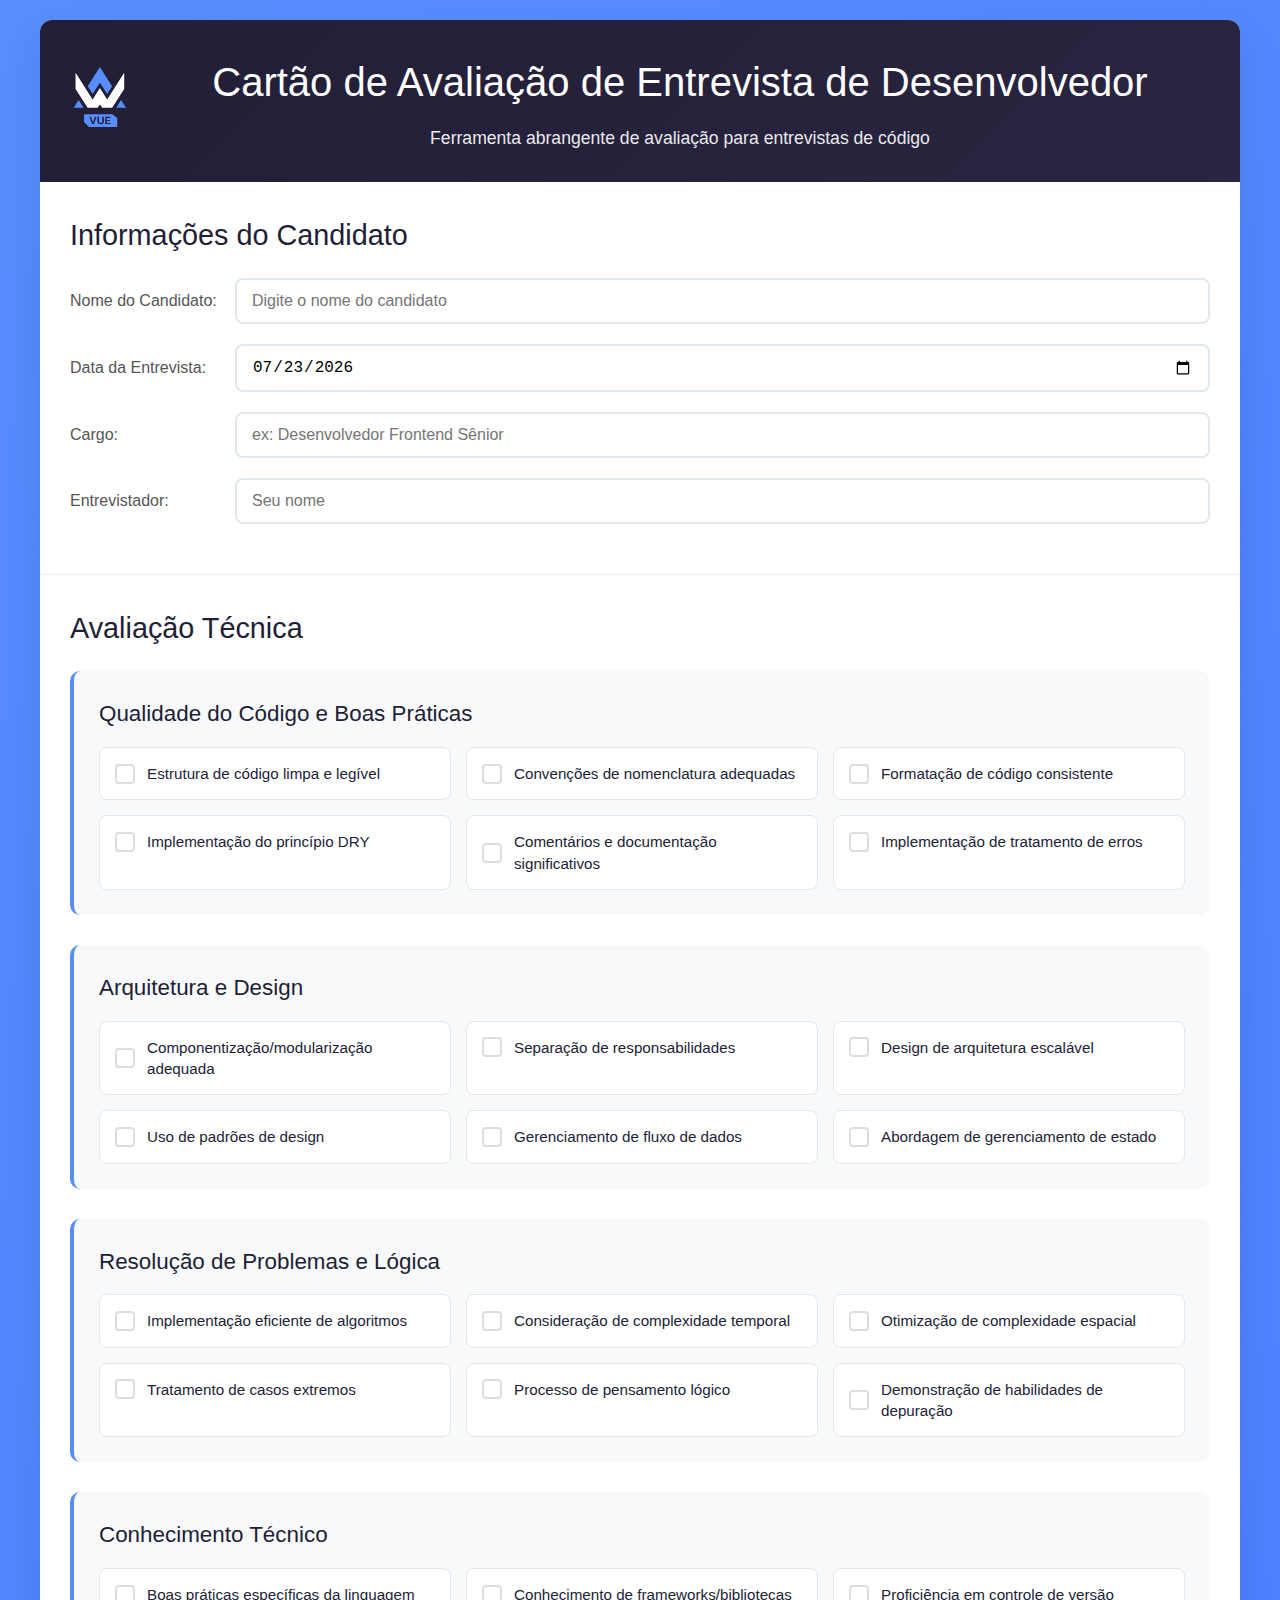
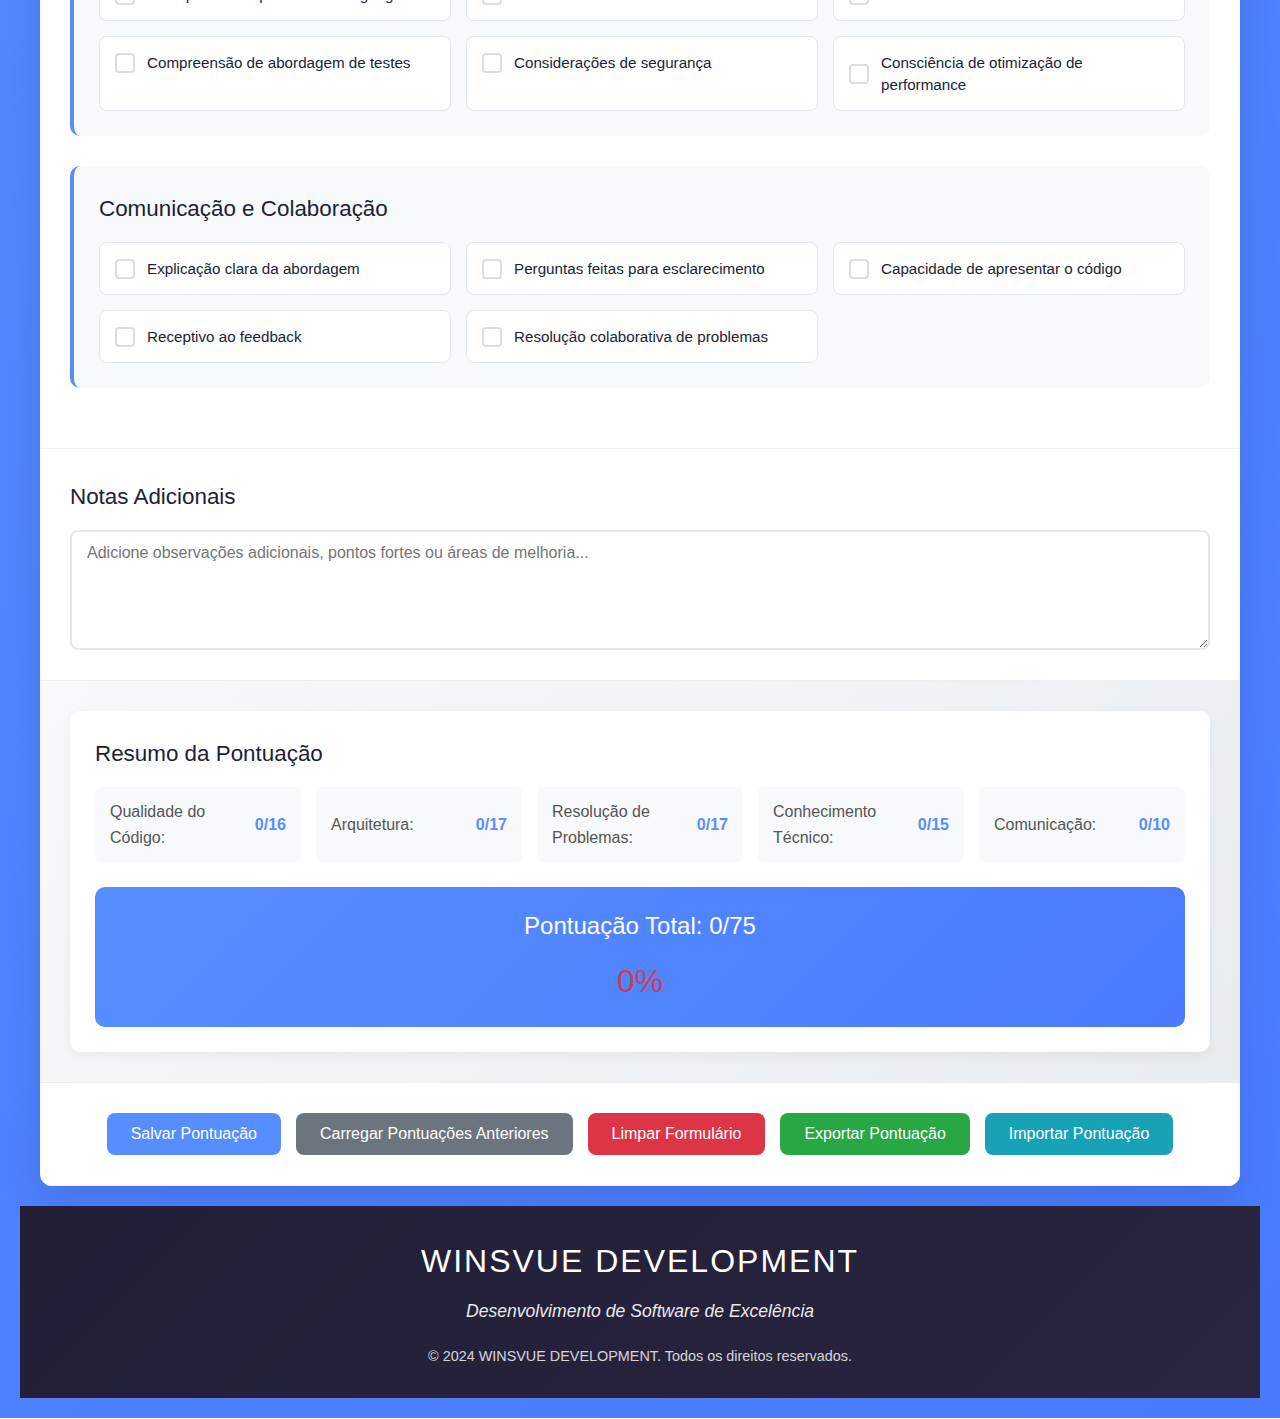
<file: index.html>
<!DOCTYPE html>
<html lang="pt-BR">
<head>
    <meta charset="UTF-8">
    <meta name="viewport" content="width=device-width, initial-scale=1.0">
    <title>Cartão de Avaliação de Entrevista de Desenvolvedor</title>
    <link rel="stylesheet" href="styles.css">
</head>
<body>
    <div class="container">
        <header>
            <div class="header-content">
                <div class="header-icon">
                    <img src="icons/icon.svg" alt="WINSVUE Development Logo" class="company-logo-icon">
                </div>
                <div class="header-text">
                    <h1>Cartão de Avaliação de Entrevista de Desenvolvedor</h1>
                    <p>Ferramenta abrangente de avaliação para entrevistas de código</p>
                </div>
            </div>
        </header>

        <div class="candidate-info">
            <h2>Informações do Candidato</h2>
            <div class="form-group">
                <label for="candidateName">Nome do Candidato:</label>
                <input type="text" id="candidateName" placeholder="Digite o nome do candidato">
            </div>
            <div class="form-group">
                <label for="interviewDate">Data da Entrevista:</label>
                <input type="date" id="interviewDate">
            </div>
            <div class="form-group">
                <label for="position">Cargo:</label>
                <input type="text" id="position" placeholder="ex: Desenvolvedor Frontend Sênior">
            </div>
            <div class="form-group">
                <label for="interviewer">Entrevistador:</label>
                <input type="text" id="interviewer" placeholder="Seu nome">
            </div>
        </div>

        <div class="scoring-section">
            <h2>Avaliação Técnica</h2>
            
            <div class="category">
                <h3>Qualidade do Código e Boas Práticas</h3>
                <div class="criteria-grid">
                    <div class="criteria-item">
                        <label>
                            <input type="checkbox" data-category="code-quality" data-weight="3">
                            <span class="checkmark"></span>
                            Estrutura de código limpa e legível
                        </label>
                    </div>
                    <div class="criteria-item">
                        <label>
                            <input type="checkbox" data-category="code-quality" data-weight="3">
                            <span class="checkmark"></span>
                            Convenções de nomenclatura adequadas
                        </label>
                    </div>
                    <div class="criteria-item">
                        <label>
                            <input type="checkbox" data-category="code-quality" data-weight="2">
                            <span class="checkmark"></span>
                            Formatação de código consistente
                        </label>
                    </div>
                    <div class="criteria-item">
                        <label>
                            <input type="checkbox" data-category="code-quality" data-weight="3">
                            <span class="checkmark"></span>
                            Implementação do princípio DRY
                        </label>
                    </div>
                    <div class="criteria-item">
                        <label>
                            <input type="checkbox" data-category="code-quality" data-weight="2">
                            <span class="checkmark"></span>
                            Comentários e documentação significativos
                        </label>
                    </div>
                    <div class="criteria-item">
                        <label>
                            <input type="checkbox" data-category="code-quality" data-weight="3">
                            <span class="checkmark"></span>
                            Implementação de tratamento de erros
                        </label>
                    </div>
                </div>
            </div>

            <div class="category">
                <h3>Arquitetura e Design</h3>
                <div class="criteria-grid">
                    <div class="criteria-item">
                        <label>
                            <input type="checkbox" data-category="architecture" data-weight="4">
                            <span class="checkmark"></span>
                            Componentização/modularização adequada
                        </label>
                    </div>
                    <div class="criteria-item">
                        <label>
                            <input type="checkbox" data-category="architecture" data-weight="3">
                            <span class="checkmark"></span>
                            Separação de responsabilidades
                        </label>
                    </div>
                    <div class="criteria-item">
                        <label>
                            <input type="checkbox" data-category="architecture" data-weight="3">
                            <span class="checkmark"></span>
                            Design de arquitetura escalável
                        </label>
                    </div>
                    <div class="criteria-item">
                        <label>
                            <input type="checkbox" data-category="architecture" data-weight="2">
                            <span class="checkmark"></span>
                            Uso de padrões de design
                        </label>
                    </div>
                    <div class="criteria-item">
                        <label>
                            <input type="checkbox" data-category="architecture" data-weight="3">
                            <span class="checkmark"></span>
                            Gerenciamento de fluxo de dados
                        </label>
                    </div>
                    <div class="criteria-item">
                        <label>
                            <input type="checkbox" data-category="architecture" data-weight="2">
                            <span class="checkmark"></span>
                            Abordagem de gerenciamento de estado
                        </label>
                    </div>
                </div>
            </div>

            <div class="category">
                <h3>Resolução de Problemas e Lógica</h3>
                <div class="criteria-grid">
                    <div class="criteria-item">
                        <label>
                            <input type="checkbox" data-category="problem-solving" data-weight="4">
                            <span class="checkmark"></span>
                            Implementação eficiente de algoritmos
                        </label>
                    </div>
                    <div class="criteria-item">
                        <label>
                            <input type="checkbox" data-category="problem-solving" data-weight="3">
                            <span class="checkmark"></span>
                            Consideração de complexidade temporal
                        </label>
                    </div>
                    <div class="criteria-item">
                        <label>
                            <input type="checkbox" data-category="problem-solving" data-weight="3">
                            <span class="checkmark"></span>
                            Otimização de complexidade espacial
                        </label>
                    </div>
                    <div class="criteria-item">
                        <label>
                            <input type="checkbox" data-category="problem-solving" data-weight="2">
                            <span class="checkmark"></span>
                            Tratamento de casos extremos
                        </label>
                    </div>
                    <div class="criteria-item">
                        <label>
                            <input type="checkbox" data-category="problem-solving" data-weight="3">
                            <span class="checkmark"></span>
                            Processo de pensamento lógico
                        </label>
                    </div>
                    <div class="criteria-item">
                        <label>
                            <input type="checkbox" data-category="problem-solving" data-weight="2">
                            <span class="checkmark"></span>
                            Demonstração de habilidades de depuração
                        </label>
                    </div>
                </div>
            </div>

            <div class="category">
                <h3>Conhecimento Técnico</h3>
                <div class="criteria-grid">
                    <div class="criteria-item">
                        <label>
                            <input type="checkbox" data-category="technical" data-weight="3">
                            <span class="checkmark"></span>
                            Boas práticas específicas da linguagem
                        </label>
                    </div>
                    <div class="criteria-item">
                        <label>
                            <input type="checkbox" data-category="technical" data-weight="3">
                            <span class="checkmark"></span>
                            Conhecimento de frameworks/bibliotecas
                        </label>
                    </div>
                    <div class="criteria-item">
                        <label>
                            <input type="checkbox" data-category="technical" data-weight="2">
                            <span class="checkmark"></span>
                            Proficiência em controle de versão
                        </label>
                    </div>
                    <div class="criteria-item">
                        <label>
                            <input type="checkbox" data-category="technical" data-weight="2">
                            <span class="checkmark"></span>
                            Compreensão de abordagem de testes
                        </label>
                    </div>
                    <div class="criteria-item">
                        <label>
                            <input type="checkbox" data-category="technical" data-weight="3">
                            <span class="checkmark"></span>
                            Considerações de segurança
                        </label>
                    </div>
                    <div class="criteria-item">
                        <label>
                            <input type="checkbox" data-category="technical" data-weight="2">
                            <span class="checkmark"></span>
                            Consciência de otimização de performance
                        </label>
                    </div>
                </div>
            </div>

            <div class="category">
                <h3>Comunicação e Colaboração</h3>
                <div class="criteria-grid">
                    <div class="criteria-item">
                        <label>
                            <input type="checkbox" data-category="communication" data-weight="2">
                            <span class="checkmark"></span>
                            Explicação clara da abordagem
                        </label>
                    </div>
                    <div class="criteria-item">
                        <label>
                            <input type="checkbox" data-category="communication" data-weight="2">
                            <span class="checkmark"></span>
                            Perguntas feitas para esclarecimento
                        </label>
                    </div>
                    <div class="criteria-item">
                        <label>
                            <input type="checkbox" data-category="communication" data-weight="2">
                            <span class="checkmark"></span>
                            Capacidade de apresentar o código
                        </label>
                    </div>
                    <div class="criteria-item">
                        <label>
                            <input type="checkbox" data-category="communication" data-weight="2">
                            <span class="checkmark"></span>
                            Receptivo ao feedback
                        </label>
                    </div>
                    <div class="criteria-item">
                        <label>
                            <input type="checkbox" data-category="communication" data-weight="2">
                            <span class="checkmark"></span>
                            Resolução colaborativa de problemas
                        </label>
                    </div>
                </div>
            </div>
        </div>

        <div class="additional-notes">
            <h3>Notas Adicionais</h3>
            <textarea id="notes" placeholder="Adicione observações adicionais, pontos fortes ou áreas de melhoria..."></textarea>
        </div>

        <div class="score-display">
            <div class="score-summary">
                <h3>Resumo da Pontuação</h3>
                <div class="score-breakdown">
                    <div class="score-item">
                        <span>Qualidade do Código:</span>
                        <span id="codeQualityScore">0/16</span>
                    </div>
                    <div class="score-item">
                        <span>Arquitetura:</span>
                        <span id="architectureScore">0/17</span>
                    </div>
                    <div class="score-item">
                        <span>Resolução de Problemas:</span>
                        <span id="problemSolvingScore">0/17</span>
                    </div>
                    <div class="score-item">
                        <span>Conhecimento Técnico:</span>
                        <span id="technicalScore">0/15</span>
                    </div>
                    <div class="score-item">
                        <span>Comunicação:</span>
                        <span id="communicationScore">0/10</span>
                    </div>
                </div>
                <div class="total-score">
                    <h4>Pontuação Total: <span id="totalScore">0</span>/<span id="maxScore">75</span></h4>
                    <div class="percentage">
                        <span id="percentage">0%</span>
                    </div>
                </div>
            </div>
        </div>

        <div class="actions">
            <button id="saveScore" class="btn btn-primary">Salvar Pontuação</button>
            <button id="loadScores" class="btn btn-secondary">Carregar Pontuações Anteriores</button>
            <button id="clearForm" class="btn btn-danger">Limpar Formulário</button>
            <button id="exportScore" class="btn btn-success">Exportar Pontuação</button>
            <button id="importScore" class="btn btn-info">Importar Pontuação</button>
            <input type="file" id="importFile" accept=".json" style="display: none;">
        </div>

        <div id="savedScores" class="saved-scores" style="display: none;">
            <h3>Pontuações Anteriores</h3>
            <div id="scoresList"></div>
        </div>
    </div>

    <!-- Company Signature -->
    <footer class="company-signature">
        <div class="signature-content">
            <div class="company-logo">
                <h2>WINSVUE DEVELOPMENT</h2>
                <p>Desenvolvimento de Software de Excelência</p>
            </div>
            <div class="company-info">
                <p>© 2024 WINSVUE DEVELOPMENT. Todos os direitos reservados.</p>
            </div>
        </div>
    </footer>

    <script type="module" src="script.js"></script>
</body>
</html>
</file>
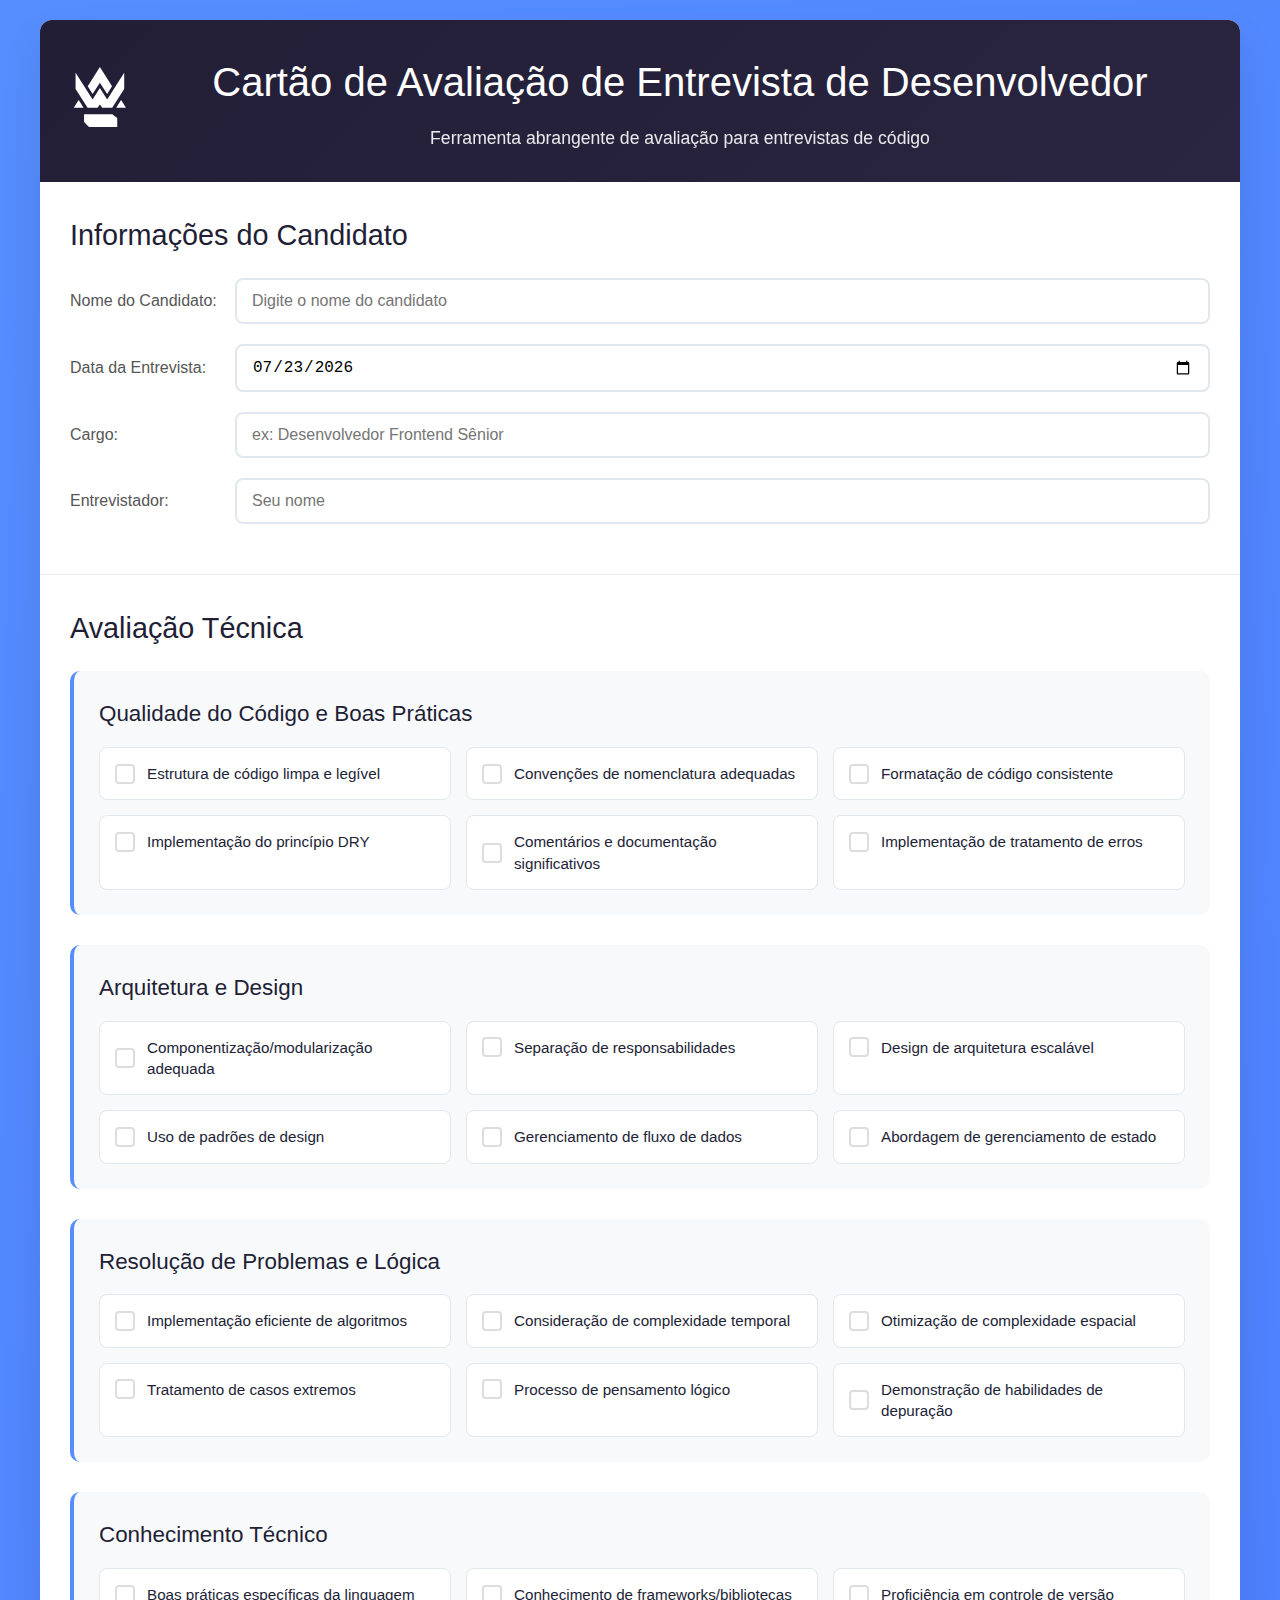
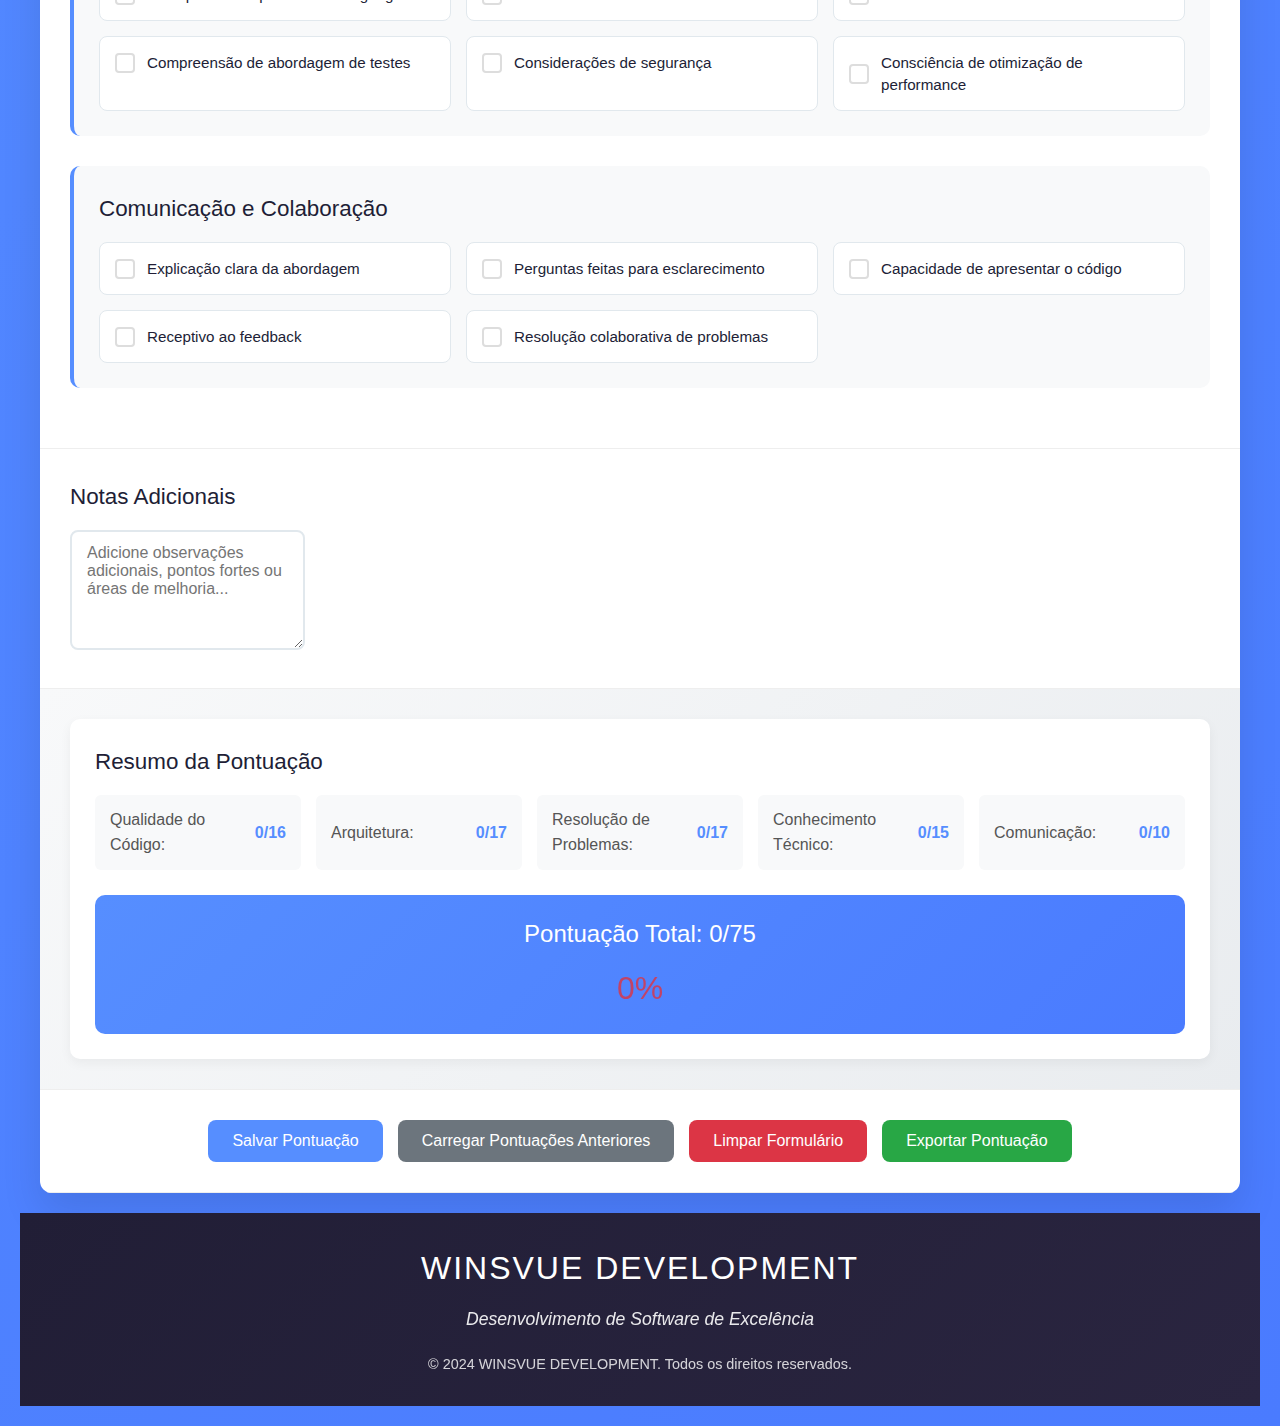
<file: wins-interview-score/index.html>
<!DOCTYPE html>
<html lang="pt-BR">
<head>
    <meta charset="UTF-8">
    <meta name="viewport" content="width=device-width, initial-scale=1.0">
    <title>Cartão de Avaliação de Entrevista de Desenvolvedor</title>
    <link rel="stylesheet" href="styles.css">
</head>
<body>
    <div class="container">
        <header>
            <div class="header-content">
                <div class="header-icon">
                    <img src="icons/icon.svg" alt="WINSVUE Development Logo" class="company-logo-icon">
                </div>
                <div class="header-text">
                    <h1>Cartão de Avaliação de Entrevista de Desenvolvedor</h1>
                    <p>Ferramenta abrangente de avaliação para entrevistas de código</p>
                </div>
            </div>
        </header>

        <div class="candidate-info">
            <h2>Informações do Candidato</h2>
            <div class="form-group">
                <label for="candidateName">Nome do Candidato:</label>
                <input type="text" id="candidateName" placeholder="Digite o nome do candidato">
            </div>
            <div class="form-group">
                <label for="interviewDate">Data da Entrevista:</label>
                <input type="date" id="interviewDate">
            </div>
            <div class="form-group">
                <label for="position">Cargo:</label>
                <input type="text" id="position" placeholder="ex: Desenvolvedor Frontend Sênior">
            </div>
            <div class="form-group">
                <label for="interviewer">Entrevistador:</label>
                <input type="text" id="interviewer" placeholder="Seu nome">
            </div>
        </div>

        <div class="scoring-section">
            <h2>Avaliação Técnica</h2>
            
            <div class="category">
                <h3>Qualidade do Código e Boas Práticas</h3>
                <div class="criteria-grid">
                    <div class="criteria-item">
                        <label>
                            <input type="checkbox" data-category="code-quality" data-weight="3">
                            <span class="checkmark"></span>
                            Estrutura de código limpa e legível
                        </label>
                    </div>
                    <div class="criteria-item">
                        <label>
                            <input type="checkbox" data-category="code-quality" data-weight="3">
                            <span class="checkmark"></span>
                            Convenções de nomenclatura adequadas
                        </label>
                    </div>
                    <div class="criteria-item">
                        <label>
                            <input type="checkbox" data-category="code-quality" data-weight="2">
                            <span class="checkmark"></span>
                            Formatação de código consistente
                        </label>
                    </div>
                    <div class="criteria-item">
                        <label>
                            <input type="checkbox" data-category="code-quality" data-weight="3">
                            <span class="checkmark"></span>
                            Implementação do princípio DRY
                        </label>
                    </div>
                    <div class="criteria-item">
                        <label>
                            <input type="checkbox" data-category="code-quality" data-weight="2">
                            <span class="checkmark"></span>
                            Comentários e documentação significativos
                        </label>
                    </div>
                    <div class="criteria-item">
                        <label>
                            <input type="checkbox" data-category="code-quality" data-weight="3">
                            <span class="checkmark"></span>
                            Implementação de tratamento de erros
                        </label>
                    </div>
                </div>
            </div>

            <div class="category">
                <h3>Arquitetura e Design</h3>
                <div class="criteria-grid">
                    <div class="criteria-item">
                        <label>
                            <input type="checkbox" data-category="architecture" data-weight="4">
                            <span class="checkmark"></span>
                            Componentização/modularização adequada
                        </label>
                    </div>
                    <div class="criteria-item">
                        <label>
                            <input type="checkbox" data-category="architecture" data-weight="3">
                            <span class="checkmark"></span>
                            Separação de responsabilidades
                        </label>
                    </div>
                    <div class="criteria-item">
                        <label>
                            <input type="checkbox" data-category="architecture" data-weight="3">
                            <span class="checkmark"></span>
                            Design de arquitetura escalável
                        </label>
                    </div>
                    <div class="criteria-item">
                        <label>
                            <input type="checkbox" data-category="architecture" data-weight="2">
                            <span class="checkmark"></span>
                            Uso de padrões de design
                        </label>
                    </div>
                    <div class="criteria-item">
                        <label>
                            <input type="checkbox" data-category="architecture" data-weight="3">
                            <span class="checkmark"></span>
                            Gerenciamento de fluxo de dados
                        </label>
                    </div>
                    <div class="criteria-item">
                        <label>
                            <input type="checkbox" data-category="architecture" data-weight="2">
                            <span class="checkmark"></span>
                            Abordagem de gerenciamento de estado
                        </label>
                    </div>
                </div>
            </div>

            <div class="category">
                <h3>Resolução de Problemas e Lógica</h3>
                <div class="criteria-grid">
                    <div class="criteria-item">
                        <label>
                            <input type="checkbox" data-category="problem-solving" data-weight="4">
                            <span class="checkmark"></span>
                            Implementação eficiente de algoritmos
                        </label>
                    </div>
                    <div class="criteria-item">
                        <label>
                            <input type="checkbox" data-category="problem-solving" data-weight="3">
                            <span class="checkmark"></span>
                            Consideração de complexidade temporal
                        </label>
                    </div>
                    <div class="criteria-item">
                        <label>
                            <input type="checkbox" data-category="problem-solving" data-weight="3">
                            <span class="checkmark"></span>
                            Otimização de complexidade espacial
                        </label>
                    </div>
                    <div class="criteria-item">
                        <label>
                            <input type="checkbox" data-category="problem-solving" data-weight="2">
                            <span class="checkmark"></span>
                            Tratamento de casos extremos
                        </label>
                    </div>
                    <div class="criteria-item">
                        <label>
                            <input type="checkbox" data-category="problem-solving" data-weight="3">
                            <span class="checkmark"></span>
                            Processo de pensamento lógico
                        </label>
                    </div>
                    <div class="criteria-item">
                        <label>
                            <input type="checkbox" data-category="problem-solving" data-weight="2">
                            <span class="checkmark"></span>
                            Demonstração de habilidades de depuração
                        </label>
                    </div>
                </div>
            </div>

            <div class="category">
                <h3>Conhecimento Técnico</h3>
                <div class="criteria-grid">
                    <div class="criteria-item">
                        <label>
                            <input type="checkbox" data-category="technical" data-weight="3">
                            <span class="checkmark"></span>
                            Boas práticas específicas da linguagem
                        </label>
                    </div>
                    <div class="criteria-item">
                        <label>
                            <input type="checkbox" data-category="technical" data-weight="3">
                            <span class="checkmark"></span>
                            Conhecimento de frameworks/bibliotecas
                        </label>
                    </div>
                    <div class="criteria-item">
                        <label>
                            <input type="checkbox" data-category="technical" data-weight="2">
                            <span class="checkmark"></span>
                            Proficiência em controle de versão
                        </label>
                    </div>
                    <div class="criteria-item">
                        <label>
                            <input type="checkbox" data-category="technical" data-weight="2">
                            <span class="checkmark"></span>
                            Compreensão de abordagem de testes
                        </label>
                    </div>
                    <div class="criteria-item">
                        <label>
                            <input type="checkbox" data-category="technical" data-weight="3">
                            <span class="checkmark"></span>
                            Considerações de segurança
                        </label>
                    </div>
                    <div class="criteria-item">
                        <label>
                            <input type="checkbox" data-category="technical" data-weight="2">
                            <span class="checkmark"></span>
                            Consciência de otimização de performance
                        </label>
                    </div>
                </div>
            </div>

            <div class="category">
                <h3>Comunicação e Colaboração</h3>
                <div class="criteria-grid">
                    <div class="criteria-item">
                        <label>
                            <input type="checkbox" data-category="communication" data-weight="2">
                            <span class="checkmark"></span>
                            Explicação clara da abordagem
                        </label>
                    </div>
                    <div class="criteria-item">
                        <label>
                            <input type="checkbox" data-category="communication" data-weight="2">
                            <span class="checkmark"></span>
                            Perguntas feitas para esclarecimento
                        </label>
                    </div>
                    <div class="criteria-item">
                        <label>
                            <input type="checkbox" data-category="communication" data-weight="2">
                            <span class="checkmark"></span>
                            Capacidade de apresentar o código
                        </label>
                    </div>
                    <div class="criteria-item">
                        <label>
                            <input type="checkbox" data-category="communication" data-weight="2">
                            <span class="checkmark"></span>
                            Receptivo ao feedback
                        </label>
                    </div>
                    <div class="criteria-item">
                        <label>
                            <input type="checkbox" data-category="communication" data-weight="2">
                            <span class="checkmark"></span>
                            Resolução colaborativa de problemas
                        </label>
                    </div>
                </div>
            </div>
        </div>

        <div class="additional-notes">
            <h3>Notas Adicionais</h3>
            <textarea id="notes" placeholder="Adicione observações adicionais, pontos fortes ou áreas de melhoria..."></textarea>
        </div>

        <div class="score-display">
            <div class="score-summary">
                <h3>Resumo da Pontuação</h3>
                <div class="score-breakdown">
                    <div class="score-item">
                        <span>Qualidade do Código:</span>
                        <span id="codeQualityScore">0/16</span>
                    </div>
                    <div class="score-item">
                        <span>Arquitetura:</span>
                        <span id="architectureScore">0/17</span>
                    </div>
                    <div class="score-item">
                        <span>Resolução de Problemas:</span>
                        <span id="problemSolvingScore">0/17</span>
                    </div>
                    <div class="score-item">
                        <span>Conhecimento Técnico:</span>
                        <span id="technicalScore">0/15</span>
                    </div>
                    <div class="score-item">
                        <span>Comunicação:</span>
                        <span id="communicationScore">0/10</span>
                    </div>
                </div>
                <div class="total-score">
                    <h4>Pontuação Total: <span id="totalScore">0</span>/<span id="maxScore">75</span></h4>
                    <div class="percentage">
                        <span id="percentage">0%</span>
                    </div>
                </div>
            </div>
        </div>

        <div class="actions">
            <button id="saveScore" class="btn btn-primary">Salvar Pontuação</button>
            <button id="loadScores" class="btn btn-secondary">Carregar Pontuações Anteriores</button>
            <button id="clearForm" class="btn btn-danger">Limpar Formulário</button>
            <button id="exportScore" class="btn btn-success">Exportar Pontuação</button>
        </div>

        <div id="savedScores" class="saved-scores" style="display: none;">
            <h3>Pontuações Anteriores</h3>
            <div id="scoresList"></div>
        </div>
    </div>

    <!-- Company Signature -->
    <footer class="company-signature">
        <div class="signature-content">
            <div class="company-logo">
                <h2>WINSVUE DEVELOPMENT</h2>
                <p>Desenvolvimento de Software de Excelência</p>
            </div>
            <div class="company-info">
                <p>© 2024 WINSVUE DEVELOPMENT. Todos os direitos reservados.</p>
            </div>
        </div>
    </footer>

    <script src="constants.js"></script>
    <script src="script.js"></script>
</body>
</html>
</file>
<file: styles.css>
/* Reset and base styles */
* {
    margin: 0;
    padding: 0;
    box-sizing: border-box;
}

body {
    font-family: 'Segoe UI', Tahoma, Geneva, Verdana, sans-serif;
    line-height: 1.6;
    color: #211E36;
    background: linear-gradient(135deg, #568EFF 0%, #4A7BFF 100%);
    min-height: 100vh;
    padding: 20px;
}

.container {
    max-width: 1200px;
    margin: 0 auto;
    background: white;
    border-radius: 12px;
    box-shadow: 0 20px 40px rgba(0, 0, 0, 0.1);
    overflow: hidden;
}

/* Header */
header {
    background: linear-gradient(135deg, #211E36 0%, #2A2540 100%);
    color: white;
    padding: 30px;
    text-align: center;
}

.header-content {
    display: flex;
    align-items: center;
    justify-content: center;
    gap: 20px;
    flex-wrap: wrap;
}

.header-icon {
    flex-shrink: 0;
}

.company-logo-icon {
    width: 60px;
    height: 60px;
    transition: transform 0.3s ease;
}

.company-logo-icon:hover {
    transform: scale(1.1);
}

.header-text {
    flex: 1;
    min-width: 300px;
}

header h1 {
    font-size: 2.5rem;
    margin-bottom: 10px;
    font-weight: 300;
}

header p {
    font-size: 1.1rem;
    opacity: 0.9;
}

/* Form sections */
.candidate-info,
.scoring-section,
.additional-notes,
.score-display,
.actions {
    padding: 30px;
    border-bottom: 1px solid #eee;
}

/* Additional notes specific styling */
.additional-notes {
    display: flex;
    flex-direction: column;
}

.candidate-info:last-child,
.scoring-section:last-child,
.additional-notes:last-child,
.score-display:last-child,
.actions:last-child {
    border-bottom: none;
}

h2 {
    color: #211E36;
    margin-bottom: 20px;
    font-size: 1.8rem;
    font-weight: 400;
}

h3 {
    color: #211E36;
    margin-bottom: 15px;
    font-size: 1.4rem;
    font-weight: 500;
}

/* Form groups */
.form-group {
    margin-bottom: 20px;
    display: flex;
    align-items: center;
    gap: 15px;
}

.form-group label {
    min-width: 150px;
    font-weight: 500;
    color: #555;
}

input[type="text"],
input[type="date"],
textarea {
    flex: 1;
    padding: 12px 15px;
    border: 2px solid #e1e8ed;
    border-radius: 8px;
    font-size: 1rem;
    transition: border-color 0.3s ease;
}

input[type="text"]:focus,
input[type="date"]:focus,
textarea:focus {
    outline: none;
    border-color: #568EFF;
    box-shadow: 0 0 0 3px rgba(86, 142, 255, 0.1);
}

textarea {
    min-height: 120px;
    resize: vertical;
    font-family: inherit;
}

/* Additional notes textarea specific styling */
.additional-notes textarea {
    width: 100%;
    flex: 1;
}

/* Categories */
.category {
    margin-bottom: 30px;
    background: #f8f9fa;
    border-radius: 10px;
    padding: 25px;
    border-left: 4px solid #568EFF;
}

.criteria-grid {
    display: grid;
    grid-template-columns: repeat(auto-fit, minmax(300px, 1fr));
    gap: 15px;
    margin-top: 15px;
}

.criteria-item {
    background: white;
    padding: 15px;
    border-radius: 8px;
    border: 1px solid #e1e8ed;
    transition: all 0.3s ease;
}

.criteria-item:hover {
    border-color: #568EFF;
    box-shadow: 0 2px 8px rgba(86, 142, 255, 0.1);
}

.criteria-item label {
    display: flex;
    align-items: center;
    cursor: pointer;
    font-size: 0.95rem;
    line-height: 1.4;
    margin: 0;
    min-width: auto;
}

/* Custom checkbox */
input[type="checkbox"] {
    display: none;
}

.checkmark {
    width: 20px;
    height: 20px;
    border: 2px solid #ddd;
    border-radius: 4px;
    margin-right: 12px;
    position: relative;
    transition: all 0.3s ease;
    flex-shrink: 0;
}

input[type="checkbox"]:checked + .checkmark {
    background: #568EFF;
    border-color: #568EFF;
}

input[type="checkbox"]:checked + .checkmark::after {
    content: '';
    position: absolute;
    left: 6px;
    top: 2px;
    width: 6px;
    height: 10px;
    border: solid white;
    border-width: 0 2px 2px 0;
    transform: rotate(45deg);
}

/* Score display */
.score-display {
    background: linear-gradient(135deg, #f8f9fa 0%, #e9ecef 100%);
}

.score-summary {
    background: white;
    border-radius: 10px;
    padding: 25px;
    box-shadow: 0 4px 12px rgba(0, 0, 0, 0.05);
}

.score-breakdown {
    display: grid;
    grid-template-columns: repeat(auto-fit, minmax(200px, 1fr));
    gap: 15px;
    margin-bottom: 25px;
}

.score-item {
    display: flex;
    justify-content: space-between;
    align-items: center;
    padding: 12px 15px;
    background: #f8f9fa;
    border-radius: 6px;
    font-weight: 500;
}

.score-item span:first-child {
    color: #555;
}

.score-item span:last-child {
    color: #568EFF;
    font-weight: 600;
}

.total-score {
    text-align: center;
    padding: 20px;
    background: linear-gradient(135deg, #568EFF 0%, #4A7BFF 100%);
    color: white;
    border-radius: 10px;
}

.total-score h4 {
    font-size: 1.5rem;
    margin-bottom: 10px;
    font-weight: 400;
}

.percentage {
    font-size: 2rem;
    font-weight: 300;
    opacity: 0.9;
}

/* Buttons */
.actions {
    display: flex;
    gap: 15px;
    flex-wrap: wrap;
    justify-content: center;
}

.btn {
    padding: 12px 24px;
    border: none;
    border-radius: 8px;
    font-size: 1rem;
    font-weight: 500;
    cursor: pointer;
    transition: all 0.3s ease;
    text-decoration: none;
    display: inline-block;
    text-align: center;
    min-width: 140px;
}

.btn-primary {
    background: #568EFF;
    color: white;
}

.btn-primary:hover {
    background: #4A7BFF;
    transform: translateY(-2px);
    box-shadow: 0 4px 12px rgba(86, 142, 255, 0.3);
}

.btn-secondary {
    background: #6c757d;
    color: white;
}

.btn-secondary:hover {
    background: #5a6268;
    transform: translateY(-2px);
    box-shadow: 0 4px 12px rgba(108, 117, 125, 0.3);
}

.btn-success {
    background: #28a745;
    color: white;
}

.btn-success:hover {
    background: #218838;
    transform: translateY(-2px);
    box-shadow: 0 4px 12px rgba(40, 167, 69, 0.3);
}

.btn-danger {
    background: #dc3545;
    color: white;
}

.btn-danger:hover {
    background: #c82333;
    transform: translateY(-2px);
    box-shadow: 0 4px 12px rgba(220, 53, 69, 0.3);
}

.btn-info {
    background: #17a2b8;
    color: white;
}

.btn-info:hover {
    background: #138496;
    transform: translateY(-2px);
    box-shadow: 0 4px 12px rgba(23, 162, 184, 0.3);
}

/* Saved scores */
.saved-scores {
    background: #f8f9fa;
    border-radius: 10px;
    padding: 25px;
    margin-top: 20px;
}

.saved-score-item {
    background: white;
    border-radius: 8px;
    padding: 20px;
    margin-bottom: 15px;
    border-left: 4px solid #568EFF;
    box-shadow: 0 2px 8px rgba(0, 0, 0, 0.05);
}

.saved-score-item h4 {
    color: #211E36;
    margin-bottom: 10px;
    font-size: 1.2rem;
}

.saved-score-meta {
    display: flex;
    gap: 20px;
    margin-bottom: 10px;
    font-size: 0.9rem;
    color: #666;
}

.saved-score-total {
    font-weight: 600;
    color: #568EFF;
    font-size: 1.1rem;
}

/* Responsive design */
@media (max-width: 768px) {
    body {
        padding: 10px;
    }
    
    .container {
        border-radius: 8px;
    }
    
    header {
        padding: 20px;
    }
    
    .header-content {
        flex-direction: column;
        text-align: center;
    }
    
    .company-logo-icon {
        width: 50px;
        height: 50px;
    }
    
    .header-text {
        min-width: auto;
    }
    
    header h1 {
        font-size: 2rem;
    }
    
    .candidate-info,
    .scoring-section,
    .additional-notes,
    .score-display,
    .actions {
        padding: 20px;
    }
    
    .form-group {
        flex-direction: column;
        align-items: flex-start;
        gap: 8px;
    }
    
    .form-group label {
        min-width: auto;
    }
    
    .criteria-grid {
        grid-template-columns: 1fr;
    }
    
    .score-breakdown {
        grid-template-columns: 1fr;
    }
    
    .actions {
        flex-direction: column;
    }
    
    .btn {
        width: 100%;
    }
    
    .saved-score-meta {
        flex-direction: column;
        gap: 5px;
    }
}

/* Animation for score updates */
@keyframes scoreUpdate {
    0% { transform: scale(1); }
    50% { transform: scale(1.05); }
    100% { transform: scale(1); }
}

.score-item.updated {
    animation: scoreUpdate 0.3s ease;
}

/* Message animations */
@keyframes slideIn {
    from {
        transform: translateX(100%);
        opacity: 0;
    }
    to {
        transform: translateX(0);
        opacity: 1;
    }
}

@keyframes slideOut {
    from {
        transform: translateX(0);
        opacity: 1;
    }
    to {
        transform: translateX(100%);
        opacity: 0;
    }
}

/* Message container styles */
.message-container {
    position: fixed;
    top: 20px;
    right: 20px;
    z-index: 1000;
    max-width: 400px;
}

.message {
    padding: 12px 16px;
    margin-bottom: 10px;
    border-radius: 6px;
    font-weight: 500;
    box-shadow: 0 2px 8px rgba(0, 0, 0, 0.1);
    animation: slideIn 0.3s ease;
}

.message-success {
    background: #d4edda;
    color: #155724;
    border: 1px solid #c3e6cb;
}

.message-error {
    background: #f8d7da;
    color: #721c24;
    border: 1px solid #f5c6cb;
}

.message-warning {
    background: #fff3cd;
    color: #856404;
    border: 1px solid #ffeaa7;
}

.message-info {
    background: #d1ecf1;
    color: #0c5460;
    border: 1px solid #bee5eb;
}

/* Loading state */
.loading {
    opacity: 0.6;
    pointer-events: none;
}

/* Success/error states */
.success-message {
    background: #d4edda;
    color: #155724;
    padding: 12px 15px;
    border-radius: 6px;
    margin-bottom: 15px;
    border: 1px solid #c3e6cb;
}

.error-message {
    background: #f8d7da;
    color: #721c24;
    padding: 12px 15px;
    border-radius: 6px;
    margin-bottom: 15px;
    border: 1px solid #f5c6cb;
}

/* Company Signature */
.company-signature {
    background: linear-gradient(135deg, #211E36 0%, #2A2540 100%);
    color: white;
    padding: 30px;
    text-align: center;
    margin-top: 20px;
}

.signature-content {
    max-width: 1200px;
    margin: 0 auto;
}

.company-logo h2 {
    font-size: 2rem;
    font-weight: 300;
    margin-bottom: 10px;
    color: #fff;
    letter-spacing: 2px;
}

.company-logo p {
    font-size: 1.1rem;
    opacity: 0.9;
    margin-bottom: 20px;
    font-style: italic;
}

.company-info p {
    font-size: 0.9rem;
    opacity: 0.8;
    margin: 0;
}

@media (max-width: 768px) {
    .company-signature {
        padding: 20px;
    }
    
    .company-logo h2 {
        font-size: 1.5rem;
        letter-spacing: 1px;
    }
    
    .company-logo p {
        font-size: 1rem;
    }
}
</file>
<file: wins-interview-score/styles.css>
/* Reset and base styles */
* {
    margin: 0;
    padding: 0;
    box-sizing: border-box;
}

body {
    font-family: 'Segoe UI', Tahoma, Geneva, Verdana, sans-serif;
    line-height: 1.6;
    color: #211E36;
    background: linear-gradient(135deg, #568EFF 0%, #4A7BFF 100%);
    min-height: 100vh;
    padding: 20px;
}

.container {
    max-width: 1200px;
    margin: 0 auto;
    background: white;
    border-radius: 12px;
    box-shadow: 0 20px 40px rgba(0, 0, 0, 0.1);
    overflow: hidden;
}

/* Header */
header {
    background: linear-gradient(135deg, #211E36 0%, #2A2540 100%);
    color: white;
    padding: 30px;
    text-align: center;
}

.header-content {
    display: flex;
    align-items: center;
    justify-content: center;
    gap: 20px;
    flex-wrap: wrap;
}

.header-icon {
    flex-shrink: 0;
}

.company-logo-icon {
    width: 60px;
    height: 60px;
    filter: brightness(0) invert(1);
    transition: transform 0.3s ease;
}

.company-logo-icon:hover {
    transform: scale(1.1);
}

.header-text {
    flex: 1;
    min-width: 300px;
}

header h1 {
    font-size: 2.5rem;
    margin-bottom: 10px;
    font-weight: 300;
}

header p {
    font-size: 1.1rem;
    opacity: 0.9;
}

/* Form sections */
.candidate-info,
.scoring-section,
.additional-notes,
.score-display,
.actions {
    padding: 30px;
    border-bottom: 1px solid #eee;
}

.candidate-info:last-child,
.scoring-section:last-child,
.additional-notes:last-child,
.score-display:last-child,
.actions:last-child {
    border-bottom: none;
}

h2 {
    color: #211E36;
    margin-bottom: 20px;
    font-size: 1.8rem;
    font-weight: 400;
}

h3 {
    color: #211E36;
    margin-bottom: 15px;
    font-size: 1.4rem;
    font-weight: 500;
}

/* Form groups */
.form-group {
    margin-bottom: 20px;
    display: flex;
    align-items: center;
    gap: 15px;
}

.form-group label {
    min-width: 150px;
    font-weight: 500;
    color: #555;
}

input[type="text"],
input[type="date"],
textarea {
    flex: 1;
    padding: 12px 15px;
    border: 2px solid #e1e8ed;
    border-radius: 8px;
    font-size: 1rem;
    transition: border-color 0.3s ease;
}

input[type="text"]:focus,
input[type="date"]:focus,
textarea:focus {
    outline: none;
    border-color: #568EFF;
    box-shadow: 0 0 0 3px rgba(86, 142, 255, 0.1);
}

textarea {
    min-height: 120px;
    resize: vertical;
    font-family: inherit;
}

/* Categories */
.category {
    margin-bottom: 30px;
    background: #f8f9fa;
    border-radius: 10px;
    padding: 25px;
    border-left: 4px solid #568EFF;
}

.criteria-grid {
    display: grid;
    grid-template-columns: repeat(auto-fit, minmax(300px, 1fr));
    gap: 15px;
    margin-top: 15px;
}

.criteria-item {
    background: white;
    padding: 15px;
    border-radius: 8px;
    border: 1px solid #e1e8ed;
    transition: all 0.3s ease;
}

.criteria-item:hover {
    border-color: #568EFF;
    box-shadow: 0 2px 8px rgba(86, 142, 255, 0.1);
}

.criteria-item label {
    display: flex;
    align-items: center;
    cursor: pointer;
    font-size: 0.95rem;
    line-height: 1.4;
    margin: 0;
    min-width: auto;
}

/* Custom checkbox */
input[type="checkbox"] {
    display: none;
}

.checkmark {
    width: 20px;
    height: 20px;
    border: 2px solid #ddd;
    border-radius: 4px;
    margin-right: 12px;
    position: relative;
    transition: all 0.3s ease;
    flex-shrink: 0;
}

input[type="checkbox"]:checked + .checkmark {
    background: #568EFF;
    border-color: #568EFF;
}

input[type="checkbox"]:checked + .checkmark::after {
    content: '';
    position: absolute;
    left: 6px;
    top: 2px;
    width: 6px;
    height: 10px;
    border: solid white;
    border-width: 0 2px 2px 0;
    transform: rotate(45deg);
}

/* Score display */
.score-display {
    background: linear-gradient(135deg, #f8f9fa 0%, #e9ecef 100%);
}

.score-summary {
    background: white;
    border-radius: 10px;
    padding: 25px;
    box-shadow: 0 4px 12px rgba(0, 0, 0, 0.05);
}

.score-breakdown {
    display: grid;
    grid-template-columns: repeat(auto-fit, minmax(200px, 1fr));
    gap: 15px;
    margin-bottom: 25px;
}

.score-item {
    display: flex;
    justify-content: space-between;
    align-items: center;
    padding: 12px 15px;
    background: #f8f9fa;
    border-radius: 6px;
    font-weight: 500;
}

.score-item span:first-child {
    color: #555;
}

.score-item span:last-child {
    color: #568EFF;
    font-weight: 600;
}

.total-score {
    text-align: center;
    padding: 20px;
    background: linear-gradient(135deg, #568EFF 0%, #4A7BFF 100%);
    color: white;
    border-radius: 10px;
}

.total-score h4 {
    font-size: 1.5rem;
    margin-bottom: 10px;
    font-weight: 400;
}

.percentage {
    font-size: 2rem;
    font-weight: 300;
    opacity: 0.9;
}

/* Buttons */
.actions {
    display: flex;
    gap: 15px;
    flex-wrap: wrap;
    justify-content: center;
}

.btn {
    padding: 12px 24px;
    border: none;
    border-radius: 8px;
    font-size: 1rem;
    font-weight: 500;
    cursor: pointer;
    transition: all 0.3s ease;
    text-decoration: none;
    display: inline-block;
    text-align: center;
    min-width: 140px;
}

.btn-primary {
    background: #568EFF;
    color: white;
}

.btn-primary:hover {
    background: #4A7BFF;
    transform: translateY(-2px);
    box-shadow: 0 4px 12px rgba(86, 142, 255, 0.3);
}

.btn-secondary {
    background: #6c757d;
    color: white;
}

.btn-secondary:hover {
    background: #5a6268;
    transform: translateY(-2px);
    box-shadow: 0 4px 12px rgba(108, 117, 125, 0.3);
}

.btn-success {
    background: #28a745;
    color: white;
}

.btn-success:hover {
    background: #218838;
    transform: translateY(-2px);
    box-shadow: 0 4px 12px rgba(40, 167, 69, 0.3);
}

.btn-danger {
    background: #dc3545;
    color: white;
}

.btn-danger:hover {
    background: #c82333;
    transform: translateY(-2px);
    box-shadow: 0 4px 12px rgba(220, 53, 69, 0.3);
}

/* Saved scores */
.saved-scores {
    background: #f8f9fa;
    border-radius: 10px;
    padding: 25px;
    margin-top: 20px;
}

.saved-score-item {
    background: white;
    border-radius: 8px;
    padding: 20px;
    margin-bottom: 15px;
    border-left: 4px solid #568EFF;
    box-shadow: 0 2px 8px rgba(0, 0, 0, 0.05);
}

.saved-score-item h4 {
    color: #211E36;
    margin-bottom: 10px;
    font-size: 1.2rem;
}

.saved-score-meta {
    display: flex;
    gap: 20px;
    margin-bottom: 10px;
    font-size: 0.9rem;
    color: #666;
}

.saved-score-total {
    font-weight: 600;
    color: #568EFF;
    font-size: 1.1rem;
}

/* Responsive design */
@media (max-width: 768px) {
    body {
        padding: 10px;
    }
    
    .container {
        border-radius: 8px;
    }
    
    header {
        padding: 20px;
    }
    
    .header-content {
        flex-direction: column;
        text-align: center;
    }
    
    .company-logo-icon {
        width: 50px;
        height: 50px;
    }
    
    .header-text {
        min-width: auto;
    }
    
    header h1 {
        font-size: 2rem;
    }
    
    .candidate-info,
    .scoring-section,
    .additional-notes,
    .score-display,
    .actions {
        padding: 20px;
    }
    
    .form-group {
        flex-direction: column;
        align-items: flex-start;
        gap: 8px;
    }
    
    .form-group label {
        min-width: auto;
    }
    
    .criteria-grid {
        grid-template-columns: 1fr;
    }
    
    .score-breakdown {
        grid-template-columns: 1fr;
    }
    
    .actions {
        flex-direction: column;
    }
    
    .btn {
        width: 100%;
    }
    
    .saved-score-meta {
        flex-direction: column;
        gap: 5px;
    }
}

/* Animation for score updates */
@keyframes scoreUpdate {
    0% { transform: scale(1); }
    50% { transform: scale(1.05); }
    100% { transform: scale(1); }
}

.score-item.updated {
    animation: scoreUpdate 0.3s ease;
}

/* Loading state */
.loading {
    opacity: 0.6;
    pointer-events: none;
}

/* Success/error states */
.success-message {
    background: #d4edda;
    color: #155724;
    padding: 12px 15px;
    border-radius: 6px;
    margin-bottom: 15px;
    border: 1px solid #c3e6cb;
}

.error-message {
    background: #f8d7da;
    color: #721c24;
    padding: 12px 15px;
    border-radius: 6px;
    margin-bottom: 15px;
    border: 1px solid #f5c6cb;
}

/* Company Signature */
.company-signature {
    background: linear-gradient(135deg, #211E36 0%, #2A2540 100%);
    color: white;
    padding: 30px;
    text-align: center;
    margin-top: 20px;
}

.signature-content {
    max-width: 1200px;
    margin: 0 auto;
}

.company-logo h2 {
    font-size: 2rem;
    font-weight: 300;
    margin-bottom: 10px;
    color: #fff;
    letter-spacing: 2px;
}

.company-logo p {
    font-size: 1.1rem;
    opacity: 0.9;
    margin-bottom: 20px;
    font-style: italic;
}

.company-info p {
    font-size: 0.9rem;
    opacity: 0.8;
    margin: 0;
}

@media (max-width: 768px) {
    .company-signature {
        padding: 20px;
    }
    
    .company-logo h2 {
        font-size: 1.5rem;
        letter-spacing: 1px;
    }
    
    .company-logo p {
        font-size: 1rem;
    }
}
</file>
